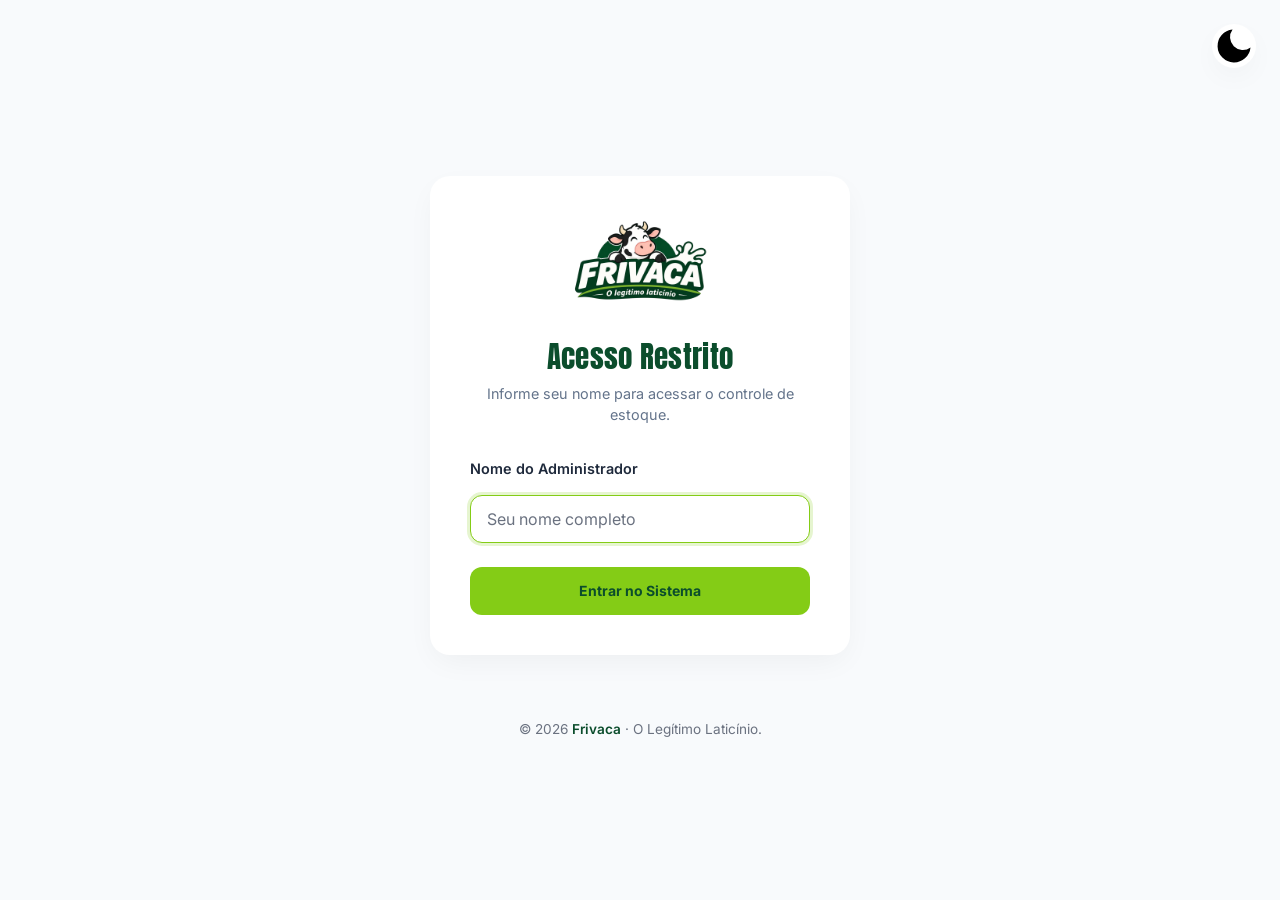
<file: login.html>
<!DOCTYPE html>
<html lang="pt-BR">
<head>
  <meta charset="UTF-8">
  <meta name="viewport" content="width=device-width, initial-scale=1">
  <title>Acesso Restrito - Frivaca</title>

  <link rel="stylesheet" href="css/reset.css">
  <link rel="stylesheet" href="css/variables.css">
  <link rel="stylesheet" href="css/layout.css">
  <link rel="stylesheet" href="css/components.css">

  <style>
    /* Ajustes da tela de login */
    :root {
      --egator-bg: #F8FAFC;
      --egator-card-bg: #FFFFFF;
      --egator-text-dark: #1E293B;
      --egator-text-muted: #64748B;
      --egator-shadow: 0 10px 30px -5px rgba(0, 0, 0, 0.05);
      --egator-border-radius: 20px;
    }

    body.login-page {
      display: flex;
      flex-direction: column;
      align-items: center;
      justify-content: center;
      min-height: 100vh;
      padding: 24px;
      background-color: var(--egator-bg);
      position: relative; 
    }

    /* Botao de tema flutuante */
    .btn-tema-flutuante {
      position: absolute;
      top: 24px;
      right: 24px;
      background: var(--egator-card-bg);
      border: none;
      border-radius: 50%;
      width: 44px;
      height: 44px;
      display: flex;
      align-items: center;
      justify-content: center;
      cursor: pointer;
      box-shadow: var(--egator-shadow);
      color: var(--egator-text-muted);
      transition: transform 0.2s;
    }
    .btn-tema-flutuante:hover { transform: scale(1.05); }

    .login-card {
      background-color: var(--egator-card-bg);
      width: 100%;
      max-width: 420px;
      padding: 40px;
      border-radius: var(--egator-border-radius);
      box-shadow: var(--egator-shadow);
      border: none;
      margin-top: 40px;
    }

    .login-logo {
      display: block;
      max-height: 100px;
      margin: 0 auto 24px;
      object-fit: contain;
    }

    .login-title {
      font-family: var(--font-display);
      font-weight: 400;
      font-size: 1.8rem;
      color: var(--color-primary-dark);
      text-align: center;
      margin-bottom: 8px;
    }

    .login-subtitle {
      font-size: 0.9rem;
      color: var(--egator-text-muted);
      text-align: center;
      margin-bottom: 32px;
    }

    .login-card .form-label {
      font-weight: 600;
      color: var(--egator-text-dark);
      font-size: 0.9rem;
      margin-bottom: 8px;
    }

    .login-card .form-control {
      background-color: var(--egator-card-bg);
      border: 1px solid #E2E8F0;
      border-radius: 12px;
      height: 48px;
      padding: 0 16px;
      font-size: 1rem;
      color: var(--egator-text-dark);
    }

    .login-card .form-control:focus {
      outline: none;
      border-color: var(--color-accent);
      box-shadow: 0 0 0 3px rgba(132, 204, 22, 0.2);
    }

    .login-card .btn {
      margin-top: 24px;
      height: 48px;
      background-color: var(--color-accent);
      color: var(--color-primary-dark);
      font-weight: 700;
      border-radius: 12px;
    }
    .login-card .btn:hover { background-color: var(--color-accent-hover); }

    @media (max-width: 640px) {
      .login-card { padding: 32px 24px; }
      .login-logo { max-height: 80px; }
      .login-title { font-size: 1.5rem; }
    }
  </style>
</head>
<body class="login-page">

  <!-- Botao de tema -->
  <button id="btn-tema" class="btn-tema-flutuante" aria-label="Alternar Tema">
    <svg class="icon" viewBox="0 0 24 24"><path d="M21 12.79A9 9 0 1 1 11.21 3 7 7 0 0 0 21 12.79z"/></svg>
  </button>

  <main class="login-card">
    <img src="assets/logofrivaca.png" alt="Frivaca - O Legítimo Laticínio" class="login-logo">

    <h1 class="login-title">Acesso Restrito</h1>
    <p class="login-subtitle">Informe seu nome para acessar o controle de estoque.</p>

    <div class="form-group">
      <label class="form-label" for="nome-admin">Nome do Administrador</label>
      <input class="form-control" type="text" id="nome-admin" name="nome-admin" autocomplete="name" maxlength="60" autofocus placeholder="Seu nome completo" aria-describedby="erro-nome">
      <p class="form-error" id="erro-nome" role="alert" hidden>Informe o nome do administrador para entrar.</p>
    </div>

    <button class="btn btn--block" type="button" id="btn-entrar">Entrar no Sistema</button>
  </main>

  <!-- Rodape manual pra tela de login -->
  <footer class="site-footer" style="border-top: none; margin-top: 40px; width: 100%; max-width: 420px;">
    <p>&copy; 2026 <strong>Frivaca</strong> &middot; O Legítimo Laticínio.</p>
  </footer>

  <script src="js/auth.js"></script>
  <script src="js/ui.js"></script>
  <script>
    document.addEventListener('DOMContentLoaded', function () {
      if (obterSessao()) {
        window.location.replace('index.html');
        return;
      }

      var input = document.getElementById('nome-admin');
      var erro = document.getElementById('erro-nome');

      document.getElementById('btn-entrar').addEventListener('click', login);

      input.addEventListener('keydown', function (evento) {
        if (evento.key === 'Enter') login();
      });

      input.addEventListener('input', function () {
        input.classList.remove('is-invalid');
        erro.hidden = true;
      });
    });
  </script>
</body>
</html>
</file>
<file: css/variables.css>
/* variables.css - variaveis de cor, fonte e espacamento do site */

@import url("https://fonts.googleapis.com/css2?family=Anton&family=Inter:wght@400;500;600;700&family=JetBrains+Mono:wght@400;500;700&display=swap");

:root {
  /* Cores principais */
  --color-bg: #F4F9F5;              
  --color-surface: #FFFFFF;         
  --color-primary-dark: #0B4D2C;    
  --color-accent: #84CC16;          
  --color-text-secondary: #6B7280;  
  --color-danger: #EF4444;          

  /* Textos e variacoes */
  --color-text: #1A1A1A;
  --color-heading: #0B4D2C;
  --color-accent-hover: #75B813;
  --color-accent-soft: rgba(132, 204, 22, 0.18);
  --color-primary-dark-hover: #0E6138;
  --color-primary-soft: rgba(11, 77, 44, 0.06);
  --color-danger-hover: #DC2626;
  --color-danger-soft: rgba(239, 68, 68, 0.12);
  --color-border: #E3ECE5;
  --color-border-strong: #CBD8CE;

  /* Status */
  --color-success: #10B981;
  --color-success-soft: rgba(16, 185, 129, 0.14);
  --color-success-text: #3F6212;
  --color-warning: #F59E0B;
  --color-warning-soft: rgba(245, 158, 11, 0.16);
  --color-warning-text: #92400E;
  --color-danger-text: #B91C1C;
  --color-info: #0EA5E9;
  --color-info-soft: rgba(14, 165, 233, 0.14);
  --color-info-text: #075985;
  --color-neutral-soft: #EEF2EF;
  --color-overlay: rgba(11, 77, 44, 0.45);

  /* Fontes */
  --font-display: "Anton", "Arial Narrow", Impact, sans-serif;
  --font-body: "Inter", system-ui, -apple-system, "Segoe UI", sans-serif;
  --font-mono: "JetBrains Mono", ui-monospace, "SFMono-Regular", Menlo, monospace;

  /* Tamanhos de texto */
  --text-xs: 0.75rem;
  --text-sm: 0.875rem;
  --text-base: 1rem;
  --text-lg: 1.125rem;
  --text-xl: 1.5rem;
  --text-2xl: 2rem;
  --text-3xl: 2.5rem;
  --leading-tight: 1.2;
  --leading-normal: 1.5;

  /* Espacamento */
  --space-1: 0.25rem;
  --space-2: 0.5rem;
  --space-3: 0.75rem;
  --space-4: 1rem;
  --space-5: 1.5rem;
  --space-6: 2rem;
  --space-7: 3rem;

  /* Bordas e sombras */
  --radius-sm: 6px;
  --radius-md: 10px;
  --radius-lg: 16px;
  --radius-pill: 999px;
  --shadow-sm: 0 1px 2px rgba(11, 77, 44, 0.06);
  --shadow-card: 0 2px 8px rgba(11, 77, 44, 0.06), 0 1px 2px rgba(11, 77, 44, 0.04);
  --shadow-lg: 0 20px 40px rgba(11, 77, 44, 0.18);

  /* Layout */
  --sidebar-width: 250px;
  --header-height: 70px;
  --content-max-width: 1400px;
  --breakpoint-lg: 1024px; 

  /* Camadas de tela (z-index) */
  --z-header: 100;
  --z-sidebar: 200;
  --z-overlay: 300;
  --z-modal: 400;

  /* Animacoes */
  --transition-fast: 150ms ease;
  --transition-base: 250ms ease;
  --focus-ring: 0 0 0 3px rgba(132, 204, 22, 0.55);
}

/* Configuracoes basicas do site */
body {
  font-family: var(--font-body);
  font-size: var(--text-base);
  line-height: var(--leading-normal);
  color: var(--color-text);
  background-color: var(--color-bg);
}

h1, h2, h3 {
  font-family: var(--font-display);
  font-weight: 400; 
  line-height: var(--leading-tight);
  letter-spacing: 0.01em;
  color: var(--color-heading);
}

h1 { font-size: var(--text-3xl); }
h2 { font-size: var(--text-2xl); }
h3 { font-size: var(--text-xl); }

h4, h5, h6 {
  font-weight: 600;
  color: var(--color-heading);
}

:focus-visible {
  outline: 2px solid var(--color-primary-dark);
  outline-offset: 2px;
}

::selection {
  background: var(--color-accent);
  color: var(--color-primary-dark);
}
</file>
<file: css/layout.css>
/* layout.css - estrutura da tela (sidebar, header, conteudo) */

.app-container {
  position: relative;
  min-height: 100vh;
}

/* Sidebar */
.sidebar {
  position: fixed;
  top: 0;
  left: 0;
  bottom: 0;
  z-index: var(--z-sidebar);
  display: flex;
  flex-direction: column;
  width: var(--sidebar-width);
  background-color: var(--color-surface);
  overflow-y: auto;
  transition: transform var(--transition-base);
}

.sidebar__brand {
  display: flex;
  align-items: center;
  flex-shrink: 0;
  height: var(--header-height);
  padding: 0 var(--space-5);
}

.sidebar__nav {
  flex: 1;
  padding: var(--space-4) var(--space-3);
}

.sidebar__nav ul {
  display: flex;
  flex-direction: column;
  gap: var(--space-1);
}

.sidebar__footer {
  padding: var(--space-4) var(--space-5);
}

.nav-link {
  display: flex;
  align-items: center;
  gap: var(--space-3);
  padding: var(--space-3) var(--space-4);
  font-size: var(--text-sm);
  font-weight: 500;
  color: var(--color-primary-dark);
  transition: background-color var(--transition-fast);
}

.nav-link svg {
  width: 20px;
  height: 20px;
}

/* Header */
.header {
  position: fixed;
  top: 0;
  left: 0;
  right: 0;
  z-index: var(--z-header);
  display: flex;
  align-items: center;
  justify-content: space-between;
  gap: var(--space-4);
  height: var(--header-height);
  margin-left: var(--sidebar-width);
  padding: 0 var(--space-6);
}

.header__actions {
  display: flex;
  align-items: center;
  gap: var(--space-4);
}

.header__user {
  display: flex;
  align-items: center;
  gap: var(--space-3);
  font-size: var(--text-sm);
  font-weight: 600;
  color: var(--color-primary-dark);
}

.avatar {
  display: inline-flex;
  align-items: center;
  justify-content: center;
  width: 38px;
  height: 38px;
  font-size: var(--text-sm);
  font-weight: 700;
  border-radius: 50%;
}

/* Botao hamburguer (celular) */
.menu-toggle {
  display: none;
  align-items: center;
  justify-content: center;
  flex-shrink: 0;
  width: 42px;
  height: 42px;
  color: var(--color-primary-dark);
  border-radius: var(--radius-md);
  transition: background-color var(--transition-fast);
}

.menu-toggle:hover {
  background-color: var(--color-primary-soft);
}

/* Desenho do icone hamburguer em CSS puro */
.menu-toggle__bars,
.menu-toggle__bars::before,
.menu-toggle__bars::after {
  display: block;
  width: 22px;
  height: 2px;
  background-color: currentColor;
  border-radius: 2px;
}

.menu-toggle__bars {
  position: relative;
}

.menu-toggle__bars::before,
.menu-toggle__bars::after {
  content: "";
  position: absolute;
  left: 0;
}

.menu-toggle__bars::before { top: -7px; }
.menu-toggle__bars::after { top: 7px; }

/* Overlay escuro atras do menu no celular */
.sidebar-overlay {
  display: none;
  position: fixed;
  inset: 0;
  z-index: var(--z-overlay);
  background-color: var(--color-overlay);
  opacity: 0;
  transition: opacity var(--transition-base);
}

/* Conteudo principal */
.main-content {
  margin-left: var(--sidebar-width);
  padding: calc(var(--header-height) + var(--space-6)) var(--space-6) var(--space-6);
  min-height: 100vh;
}

.main-content > * {
  max-width: var(--content-max-width);
  margin-left: auto;
  margin-right: auto;
}

.page-header {
  display: flex;
  flex-wrap: wrap;
  align-items: center;
  justify-content: space-between;
  gap: var(--space-4);
  margin-bottom: var(--space-5);
}

/* Responsividade - pra ficar bom no celular e tablet */
@media (max-width: 1024px) {
  .sidebar {
    transform: translateX(-100%);
    box-shadow: none;
  }

  .app-container.sidebar-open .sidebar {
    transform: translateX(0);
    box-shadow: var(--shadow-lg);
  }

  .sidebar-overlay {
    display: block;
    pointer-events: none;
  }

  .app-container.sidebar-open .sidebar-overlay {
    opacity: 1;
    pointer-events: auto;
  }

  .header {
    margin-left: 0;
    padding: 0 var(--space-4);
  }

  .menu-toggle {
    display: inline-flex;
  }

  .main-content {
    margin-left: 0;
    padding: calc(var(--header-height) + var(--space-5)) var(--space-4) var(--space-5);
  }
}

@media (max-width: 640px) {
  .header__user-name {
    display: none;
  }
  h1 { font-size: var(--text-2xl); }
}

body.no-scroll {
  overflow: hidden;
}
</file>
<file: css/components.css>
/* components.css - estilos dos botoes, cards, tabelas, modais etc */

/* Utilidades */
.num, .mono { font-family: var(--font-mono); font-variant-numeric: tabular-nums; }
.text-secondary { color: var(--color-text-secondary); }
.text-danger { color: var(--color-danger); }
.text-right { text-align: right; }

/* --- Cards --- */
.card {
  background-color: var(--color-surface);
  border: 1px solid var(--color-border);
  border-radius: var(--radius-lg);
  box-shadow: var(--shadow-card);
  padding: var(--space-5);
}

.card__header {
  display: flex;
  align-items: center;
  justify-content: space-between;
  gap: var(--space-3);
  margin-bottom: var(--space-4);
}

.card__title {
  font-family: var(--font-display);
  font-size: var(--text-lg);
  font-weight: 400;
  letter-spacing: 0.02em;
  color: var(--color-primary-dark);
}

.card__subtitle {
  font-size: var(--text-sm);
  color: var(--color-text-secondary);
}

.card__footer {
  margin-top: var(--space-4);
  padding-top: var(--space-4);
  border-top: 1px solid var(--color-border);
}

.card--flush { padding: 0; overflow: hidden; }
.card--flush .card__header { padding: var(--space-5) var(--space-5) 0; }

/* Cards de numeros (Dashboard) */
.stat-card { display: flex; flex-direction: column; gap: var(--space-2); }
.stat-card__label { font-size: var(--text-sm); font-weight: 500; color: var(--color-text-secondary); }
.stat-card__value {
  font-family: var(--font-mono);
  font-size: clamp(1.25rem, 4vw, var(--text-2xl));
  font-weight: 700;
  line-height: var(--leading-tight);
  color: var(--color-primary-dark);
  overflow-wrap: anywhere;
}
.stat-card__meta { font-family: var(--font-mono); font-size: var(--text-xs); color: var(--color-text-secondary); }
.stat-card--accent { border-left: 4px solid var(--color-accent); }
.stat-card--danger { border-left: 4px solid var(--color-danger); }
.stat-card--danger .stat-card__value { color: var(--color-danger); }

/* --- Botoes --- */
.btn {
  display: inline-flex;
  align-items: center;
  justify-content: center;
  gap: var(--space-2);
  min-height: 42px;
  padding: 0 var(--space-5);
  font-family: var(--font-body);
  font-size: var(--text-sm);
  font-weight: 600;
  line-height: 1;
  white-space: nowrap;
  border: 1px solid transparent;
  border-radius: var(--radius-md);
  cursor: pointer;
  transition: all var(--transition-fast);
}

.btn:focus-visible { outline: none; box-shadow: var(--focus-ring); }
.btn:disabled, .btn[aria-disabled="true"] { opacity: 0.5; pointer-events: none; }
.btn svg { width: 18px; height: 18px; }

.btn--primary { background-color: var(--color-accent); color: var(--color-primary-dark); }
.btn--primary:hover { background-color: var(--color-accent-hover); }
.btn--primary:focus-visible { outline: 2px solid var(--color-primary-dark); outline-offset: 2px; box-shadow: none; }

.btn--secondary { background-color: var(--color-surface); color: var(--color-primary-dark); border-color: var(--color-border-strong); }
.btn--secondary:hover { background-color: var(--color-primary-soft); border-color: var(--color-primary-dark); }

.btn--dark { background-color: var(--color-primary-dark); color: #FFFFFF; }
.btn--dark:hover { background-color: var(--color-primary-dark-hover); }

.btn--danger { background-color: var(--color-danger); color: #FFFFFF; }
.btn--danger:hover { background-color: var(--color-danger-hover); }

.btn--ghost { background-color: transparent; color: var(--color-primary-dark); }
.btn--ghost:hover { background-color: var(--color-primary-soft); }

.btn--sm { min-height: 34px; padding: 0 var(--space-3); font-size: var(--text-xs); }
.btn--lg { min-height: 50px; padding: 0 var(--space-6); font-size: var(--text-base); }
.btn--block { display: flex; width: 100%; }
.btn--icon { width: 42px; padding: 0; }
.btn--icon.btn--sm { width: 34px; }

/* --- Formularios --- */
.form-group { display: flex; flex-direction: column; gap: var(--space-2); }

.form-group + .form-group,
.form-group + .form-row,
.form-row + .form-group,
.form-row + .form-row {
  margin-top: var(--space-4);
}

.form-row { display: grid; grid-template-columns: repeat(auto-fit, minmax(180px, 1fr)); gap: var(--space-4); }
.form-row:first-child { margin-top: 0; }

.form-label { font-size: var(--text-sm); font-weight: 600; color: var(--color-primary-dark); }
.form-control {
  width: 100%;
  min-height: 42px;
  padding: var(--space-2) var(--space-3);
  font-size: var(--text-sm);
  color: var(--color-primary-dark);
  background-color: var(--color-surface);
  border: 1px solid var(--color-border-strong);
  border-radius: var(--radius-md);
  transition: border-color var(--transition-fast), box-shadow var(--transition-fast);
}
.form-control::placeholder { color: var(--color-text-secondary); }
.form-control:hover { border-color: var(--color-primary-dark); }
.form-control:focus { outline: none; border-color: var(--color-accent); box-shadow: var(--focus-ring); }
.form-control--mono { font-family: var(--font-mono); }
textarea.form-control { min-height: 96px; }
.form-control.is-invalid { border-color: var(--color-danger); }
.form-control.is-invalid:focus { box-shadow: 0 0 0 3px var(--color-danger-soft); }
.form-hint { font-size: var(--text-xs); color: var(--color-text-secondary); }
.form-error { font-size: var(--text-xs); font-weight: 500; color: var(--color-danger); }

/* Inputs de range e radio customizados */
input[type="range"] { accent-color: var(--color-accent); }

.segmented { display: inline-flex; padding: 4px; gap: 4px; background-color: var(--color-primary-soft); border-radius: var(--radius-pill); }
.segmented input { position: absolute; opacity: 0; pointer-events: none; }
.segmented label { padding: var(--space-2) var(--space-4); font-size: var(--text-sm); font-weight: 600; color: var(--color-primary-dark); border-radius: var(--radius-pill); cursor: pointer; transition: background-color var(--transition-fast); }
.segmented input:checked + label { background-color: var(--color-accent); color: var(--color-primary-dark); }

/* --- Tabelas --- */
.table-wrapper { width: 100%; overflow-x: auto; border-radius: var(--radius-lg); -webkit-overflow-scrolling: touch; }
.card--flush .table-wrapper { border-radius: 0; }

.table { min-width: 640px; font-size: var(--text-sm); background-color: var(--color-surface); }
.table thead th { padding: var(--space-3) var(--space-4); font-size: var(--text-sm); font-weight: 600; white-space: nowrap; color: #FFFFFF; background-color: var(--color-primary-dark); }
.table thead th:first-child { border-top-left-radius: var(--radius-md); }
.table thead th:last-child { border-top-right-radius: var(--radius-md); }
.card--flush .table thead th:first-child, .card--flush .table thead th:last-child { border-radius: 0; }
.table tbody td { padding: var(--space-3) var(--space-4); color: var(--color-primary-dark); vertical-align: middle; border-bottom: 1px solid var(--color-border); }
.table tbody tr:last-child td { border-bottom: 0; }
.table tbody tr { transition: background-color var(--transition-fast); }
.table tbody tr:hover { background-color: var(--color-primary-soft); }

.table .num, .table td.num, .table th.num { font-family: var(--font-mono); font-variant-numeric: tabular-nums; text-align: right; }
.table thead th.num { font-family: var(--font-body); }
.table td.actions { text-align: right; white-space: nowrap; }
.table-empty { padding: var(--space-7) var(--space-4); text-align: center; color: var(--color-text-secondary); }

/* --- Badges (aquelas etiquetas de status) --- */
.badge {
  display: inline-flex;
  align-items: center;
  gap: var(--space-2);
  padding: var(--space-1) var(--space-3);
  font-size: var(--text-xs);
  font-weight: 600;
  line-height: 1.4;
  white-space: nowrap;
  border-radius: var(--radius-pill);
  background-color: var(--color-neutral-soft);
  color: var(--color-text-secondary);
}

.badge::before { content: ""; width: 6px; height: 6px; border-radius: 50%; background-color: currentColor; }
.badge--success { background-color: var(--color-success-soft); color: var(--color-success-text); }
.badge--warning { background-color: var(--color-warning-soft); color: var(--color-warning-text); }
.badge--danger { background-color: var(--color-danger-soft); color: var(--color-danger-text); }
.badge--info { background-color: var(--color-info-soft); color: var(--color-info-text); }
.badge--neutral { background-color: var(--color-neutral-soft); color: var(--color-text-secondary); }
.badge--plain::before { display: none; }

/* --- Graficos --- */
.chart-container { position: relative; width: 100%; height: 320px; }
.chart-container canvas { max-height: 100%; }
.chart-container--sm { height: 240px; }
.chart-container--lg { height: 420px; }

/* --- Modais (janelas que abrem por cima) --- */
.modal-overlay {
  position: fixed;
  inset: 0;
  z-index: var(--z-modal);
  display: flex;
  align-items: center;
  justify-content: center;
  padding: var(--space-4);
  background-color: rgba(15, 23, 42, 0.5);
  opacity: 0;
  visibility: hidden;
  transition: opacity var(--transition-base), visibility var(--transition-base);
}

.modal-overlay.is-open { opacity: 1; visibility: visible; }

/* Fundo escuro do menu lateral no celular: cinza em vez de verde */
.sidebar-overlay { background-color: rgba(15, 23, 42, 0.5); }

.modal {
  display: flex;
  flex-direction: column;
  width: 100%;
  max-width: 520px;
  max-height: calc(100vh - var(--space-6));
  background-color: var(--color-surface);
  border-radius: var(--radius-lg);
  box-shadow: var(--shadow-lg);
  transform: translateY(16px);
  transition: transform var(--transition-base);
}

.modal-overlay.is-open .modal { transform: translateY(0); }
.modal--lg { max-width: 760px; }
.modal--sm { max-width: 400px; }

.modal__header {
  display: flex;
  align-items: center;
  justify-content: space-between;
  gap: var(--space-4);
  flex-shrink: 0;
  padding: var(--space-4) var(--space-5);
  border-bottom: 1px solid var(--color-border);
}

.modal__title { font-family: var(--font-display); font-size: var(--text-xl); font-weight: 400; color: var(--color-primary-dark); }
.modal__close { display: inline-flex; align-items: center; justify-content: center; width: 36px; height: 36px; font-size: var(--text-xl); line-height: 1; color: var(--color-text-secondary); border-radius: var(--radius-md); transition: background-color var(--transition-fast), color var(--transition-fast); }
.modal__close:hover { background-color: var(--color-primary-soft); color: var(--color-primary-dark); }

.modal__body { flex: 1; padding: var(--space-5); overflow-y: auto; }

.modal__footer {
  display: flex;
  flex-wrap: wrap;
  justify-content: flex-end;
  gap: var(--space-3);
  flex-shrink: 0;
  padding: var(--space-4) var(--space-5);
  border-top: 1px solid var(--color-border);
  background-color: var(--color-bg);
  border-radius: 0 0 var(--radius-lg) var(--radius-lg);
}

.modal--danger .modal__header { border-bottom-color: var(--color-danger); }

@media (max-width: 640px) {
  .modal-overlay { align-items: flex-end; padding: 0; }
  .modal { max-width: 100%; max-height: 92vh; border-radius: var(--radius-lg) var(--radius-lg) 0 0; }
  .modal__footer { flex-direction: column-reverse; border-radius: 0; }
  .modal__footer .btn { width: 100%; }
  .card { padding: var(--space-4); }
}

@media (prefers-reduced-motion: reduce) {
  .modal, .modal-overlay { transition: none; }
}

/* Rodapé */
.site-footer {
  margin-top: 40px;
  padding: 24px 0;
  border-top: 1px solid var(--color-border);
  text-align: center;
  font-size: 0.85rem;
  color: var(--color-text-secondary);
}

.site-footer strong {
  color: var(--color-primary-dark);
  font-weight: 600;
}

/* Botoes secundarios e fantasma: sem borda e com fundo cinza claro (modo claro) */
.btn--secondary {
  border-color: transparent;
  background-color: #F1F5F9;
}
.btn--secondary:hover {
  border-color: transparent;
  background-color: #E2E8F0;
}
.btn--ghost {
  background-color: #F1F5F9;
}
.btn--ghost:hover {
  background-color: #E2E8F0;
}

/* 1. TEMA ESCURO GERAL */
body.dark-mode {
  --egator-bg: #121212;
  --egator-card-bg: #1E1E1E;
  --egator-text-dark: #E2E8F0;
  --egator-text-muted: #94A3B8;
  --color-bg: #121212;
  --color-surface: #1E1E1E;
  --color-text: #E2E8F0;
  --color-heading: #FFFFFF;
}

/* Força os cards, header, sidebar e inputs a ficarem escuros */
body.dark-mode .egator-card,
body.dark-mode .stat-card-egator,
body.dark-mode .sidebar,
body.dark-mode .header,
body.dark-mode .dropdown,
body.dark-mode .login-card,
body.dark-mode .search .form-control,
body.dark-mode .form-control {
  background-color: var(--egator-card-bg) !important;
  border-color: #333 !important;
  color: var(--egator-text-dark) !important;
}

/* Tira o verde neon dos títulos no modo escuro */
body.dark-mode .egator-card-title,
body.dark-mode .page-header h1,
body.dark-mode #user-name,
body.dark-mode .stat-info .value {
  color: #FFFFFF !important;
}

/* Tabelas no modo escuro */
body.dark-mode .table-egator th,
body.dark-mode .table-egator td {
  border-bottom-color: #333 !important;
  color: var(--egator-text-dark) !important;
}

/* Linha da tabela ao passar o mouse (antes ficava clara e o texto sumia) */
body.dark-mode .table-egator tr:hover,
body.dark-mode .table-egator tr:hover td {
  background-color: #2A2A2A !important;
}

/* Linha selecionada na tela de Cenarios */
body.dark-mode .table-egator tbody tr[style*="F1F5F9"],
body.dark-mode .table-egator tbody tr[style*="F1F5F9"] td {
  background-color: #2A2A2A !important;
}

/* Menu do usuario (Configuracoes / Sair) ao passar o mouse */
body.dark-mode .dropdown__item:hover {
  background-color: #2A2A2A !important;
}

/* Botoes secundarios (Editar, Cancelar, + Entrada...) sem borda clara */
body.dark-mode .btn--secondary {
  border-color: transparent;
  background-color: #2A2A2A;
}
body.dark-mode .btn--secondary:hover {
  border-color: transparent;
  background-color: #333333;
}

/* Botoes "fantasma" (! Perda, Excluir) com o mesmo fundo dos outros */
body.dark-mode .btn--ghost {
  background-color: #2A2A2A;
}
body.dark-mode .btn--ghost:hover {
  background-color: #333333;
}

/* Botoes fantasma (Excluir, ! Perda) com fundo igual aos outros botoes */
body.dark-mode .btn--ghost {
  background-color: #2A2A2A;
}
body.dark-mode .btn--ghost:hover {
  background-color: #333333;
}
body.dark-mode .btn-excluir:hover,
body.dark-mode .btn-perda:hover {
  background-color: var(--color-danger-soft);
}

/* Simulador: botoes de metodo (Analitico / Euler / RK4 / Comparar) */
body.dark-mode .segmento input:not(:checked) + span {
  background-color: #2A2A2A;
  border-color: #444;
}
body.dark-mode .segmento:hover input:not(:checked) + span {
  background-color: #333333;
}

/* Simulador: linhas e bordas claras demais */
body.dark-mode .diag__metricas {
  border-top-color: #333;
}
body.dark-mode .grafico-aviso {
  border-color: #444;
}

/* Estoque: caixa com o nome do produto dentro do modal de movimentacao */
body.dark-mode .modal-info {
  background-color: #2A2A2A !important;
  border-color: #444 !important;
}

/* 2. Sobreposição */
@media (max-width: 1024px) {
  /* O Header fica pra trás */
  .header {
    z-index: 100 !important; 
  }
  
  /* O Overlay fica no meio */
  .sidebar-overlay {
    z-index: 200 !important;
    background-color: rgba(0, 0, 0, 0.6) !important; /* Fundo escuro igual EGATOR */
  }
  
  /* A Sidebar fica na frente de tudo */
  .sidebar {
    z-index: 300 !important;
    background-color: var(--egator-card-bg) !important;
    padding-top: 10px !important; /* Dá um respiro pra logo */
  }

  /* Ajusta a logo no celular pra ela não ficar embaixo da busca */
  .sidebar__brand {
    border-bottom: none !important;
    margin-bottom: 20px !important;
  }
}

/* Tabelas e Gráficos*/

@media (max-width: 1024px) {
  /* 1. Evita que a página inteira role para os lados (aquele "vazamento") */
  body, .main-content {
    overflow-x: hidden !important;
    width: 100%;
    max-width: 100vw;
  }

  /* 2. Força os cards a respeitarem o tamanho da tela do celular */
  .egator-card, .card, .stat-card-egator {
    width: 100% !important;
    max-width: 100% !important;
    box-sizing: border-box !important;
  }

  /* 3. Cria a rolagem horizontal APENAS dentro do card da tabela */
  .table-wrapper, 
  .egator-card > div[style*="overflow-x"] {
    overflow-x: auto !important;
    -webkit-overflow-scrolling: touch;
    width: 100% !important;
    display: block !important;
  }
  
  /* Garante que a tabela não amasse as colunas */
  .table-egator, .table {
    min-width: 650px !important; 
  }

  /* 4. Correção do Gráfico Gigante (Imagem 7) */
  .chart-container-egator, 
  .chart-container, 
  .grafico-caixa,
  #grafico-estoque,
  #grafico-perdas,
  #grafico-cenarios {
    width: 100% !important;
    max-width: 100% !important;
    height: 300px !important; /* Trava a altura do gráfico no celular */
    max-height: 300px !important;
    overflow: hidden !important;
    position: relative;
  }
  
  canvas {
    max-width: 100% !important;
  }
}

/* Colunas Fixas na Tabela */

@media (max-width: 1024px) {
  /* Deixa a tabela com rolagem suave */
  .table-egator, .table {
    display: block;
    overflow-x: auto;
    white-space: nowrap;
  }

  /* 1. Congela a PRIMEIRA coluna (Nome/Data) */
  .table-egator th:first-child,
  .table-egator td:first-child,
  .table th:first-child,
  .table td:first-child {
    position: sticky !important;
    left: 0 !important;
    background-color: var(--egator-card-bg, #FFFFFF) !important;
    z-index: 2;
    box-shadow: 2px 0 5px rgba(0,0,0,0.05); /* Sombrinha pra separar */
  }

  /* 2. Congela a ÚLTIMA coluna (Ações) */
  .table-egator th:last-child,
  .table-egator td:last-child,
  .table th:last-child,
  .table td:last-child {
    position: sticky !important;
    right: 0 !important;
    background-color: var(--egator-card-bg, #FFFFFF) !important;
    z-index: 2;
    box-shadow: -2px 0 5px rgba(0,0,0,0.05); /* Sombrinha pra separar */
  }

  /* Ajuste para o Tema Escuro não bugar as colunas fixas */
  body.dark-mode .table-egator th:first-child,
  body.dark-mode .table-egator td:first-child,
  body.dark-mode .table-egator th:last-child,
  body.dark-mode .table-egator td:last-child {
    background-color: var(--color-surface) !important;
  }
}
</file>
